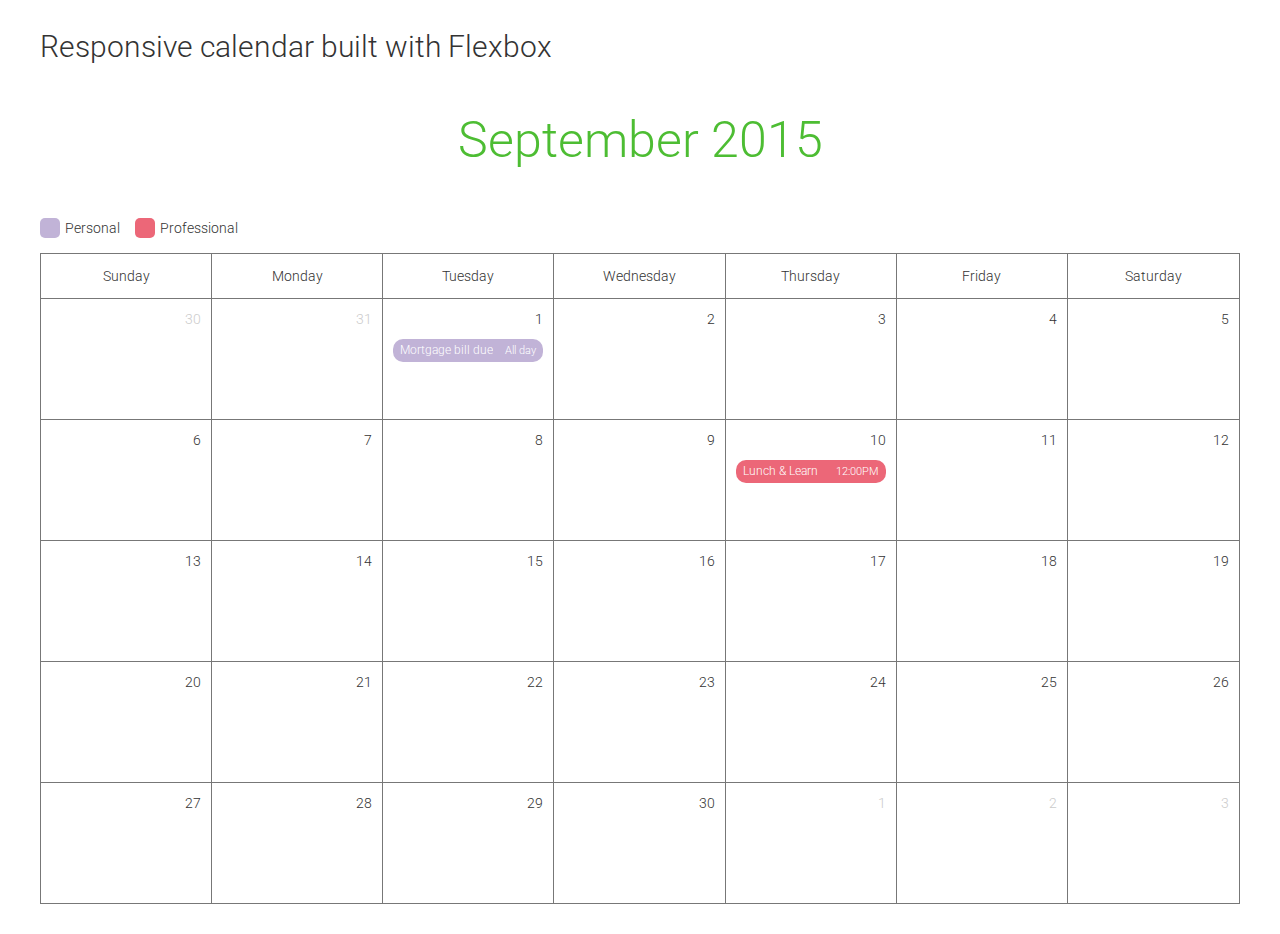
<file: work-examples/calendar.html>
<!DOCTYPE html>
<html>
<head lang="en">
  <meta charset="UTF-8">
  <meta http-equiv="X-UA-Compatible" content="IE=edge">
  <meta name="viewport" content="width=device-width, initial-scale=1">

  <title>Responsive Calendar</title>

  <link href='http://fonts.googleapis.com/css?family=Roboto:100,400,300,500,700' rel='stylesheet' type='text/css'>
  <link href="css/main.css" rel="stylesheet">
  <link href="css/calendar.css" rel="stylesheet">
</head>
<body>
  <h2 class="calendar-header">Responsive calendar built with Flexbox</h2>
  <div class="calendar-wrapper">
    <h3>September 2015</h3>
    <div class="legend">
      <div class="key personal"></div>
      <span>Personal</span>
      <div class="key professional"></div>
      <span>Professional</span>
    </div>
    <div class="calendar">
      <div class="cal-row labels">
        <div class="col col-1">
          <p>Sunday</p>
        </div>
        <div class="col col-2">
          <p>Monday</p>
        </div>
        <div class="col col-3">
          <p>Tuesday</p>
        </div>
        <div class="col col-4">
          <p>Wednesday</p>
        </div>
        <div class="col col-5">
          <p>Thursday</p>
        </div>
        <div class="col col-6">
          <p>Friday</p>
        </div>
        <div class="col col-7">
          <p>Saturday</p>
        </div>
      </div>
      <div class="cal-row week">
        <div class="col col-1 alt-month">
          <p>30</p>
        </div>
        <div class="col col-2 alt-month">
          <p>31</p>
        </div>
        <div class="col col-3">
          <p>1</p>
          <a href="#" class="calendar-event personal">
            <span class="event">Mortgage bill due</span>
            <span class="time">All day</span>
          </a>
        </div>
        <div class="col col-4">
          <p>2</p>
        </div>
        <div class="col col-5">
          <p>3</p>
        </div>
        <div class="col col-6">
          <p>4</p>
        </div>
        <div class="col col-7">
          <p>5</p>
        </div>
      </div>
      <div class="cal-row week">
        <div class="col col-1">
          <p>6</p>
        </div>
        <div class="col col-2">
          <p>7</p>
        </div>
        <div class="col col-3">
          <p>8</p>
        </div>
        <div class="col col-4">
          <p>9</p>
        </div>
        <div class="col col-5">
          <p>10</p>
          <a href="#" class="calendar-event professional">
            <span class="event">Lunch &amp; Learn</span>
            <span class="time">12:00PM</span>
          </a>
        </div>
        <div class="col col-6">
          <p>11</p>
        </div>
        <div class="col col-7">
          <p>12</p>
        </div>
      </div>
      <div class="cal-row week">
        <div class="col col-1">
          <p>13</p>
        </div>
        <div class="col col-2">
          <p>14</p>
        </div>
        <div class="col col-3">
          <p>15</p>
        </div>
        <div class="col col-4">
          <p>16</p>
        </div>
        <div class="col col-5">
          <p>17</p>
        </div>
        <div class="col col-6">
          <p>18</p>
        </div>
        <div class="col col-7">
          <p>19</p>
        </div>
      </div>
      <div class="cal-row week">
        <div class="col col-1">
          <p>20</p>
        </div>
        <div class="col col-2">
          <p>21</p>
        </div>
        <div class="col col-3">
          <p>22</p>
        </div>
        <div class="col col-4">
          <p>23</p>
        </div>
        <div class="col col-5">
          <p>24</p>
        </div>
        <div class="col col-6">
          <p>25</p>
        </div>
        <div class="col col-7">
          <p>26</p>
        </div>
      </div>
      <div class="cal-row week">
        <div class="col col-1">
          <p>27</p>
        </div>
        <div class="col col-2">
          <p>28</p>
        </div>
        <div class="col col-3">
          <p>29</p>
        </div>
        <div class="col col-4">
          <p>30</p>
        </div>
        <div class="col col-5 alt-month">
          <p>1</p>
        </div>
        <div class="col col-6 alt-month">
          <p>2</p>
        </div>
        <div class="col col-7 alt-month">
          <p>3</p>
        </div>
      </div>
    </div>
  </div>
  <script src="https://code.jquery.com/jquery-1.11.2.min.js"></script>
  <script src="js/bootstrap.min.js"></script>
</body>
</html>
</file>
<file: work-examples/css/calendar.css>
.calendar-header, .calendar-wrapper {
  max-width: 1200px;
  margin: 30px auto; }

@media only screen and (max-width: 1199px) {
  .calendar-header {
    margin-left: 10px; } }

.calendar-wrapper h3 {
  font-family: 'Roboto';
  font-size: 50px;
  margin: 50px 0;
  color: #4dbd33;
  text-align: center; }

.legend, .calendar, .cal-row, .col, .calendar-event {
  display: flex; }

.legend {
  flex-wrap: wrap;
  align-items: stretch;
  margin-bottom: 15px; }
  @media only screen and (max-width: 1199px) {
    .legend {
      margin-left: 10px; } }
  .legend .key {
    display: inline-block;
    width: 20px;
    border-radius: 5px;
    margin-right: 5px; }
    .legend .key.personal {
      background-color: #c1b3d7; }
    .legend .key.professional {
      margin-left: 15px;
      background-color: #ec6778; }

.calendar {
  flex-direction: column; }

.cal-row {
  flex-wrap: wrap;
  align-items: stretch;
  border: solid #777; }
  @media only screen and (min-width: 0) {
    .cal-row {
      border-width: 1px 0 0 0; } }
  @media only screen and (min-width: 680px) {
    .cal-row {
      border-width: 1px 1px 0 1px; } }
  .cal-row:last-child {
    border-bottom-width: 1px; }
  .cal-row .col {
    border-right: 1px solid #777;
    cursor: pointer; }
    @media only screen and (max-width: 679px) {
      .cal-row .col {
        flex-basis: 100%;
        border-right: 0;
        border-bottom: 1px solid #777; } }
    @media only screen and (min-width: 680px) {
      .cal-row .col {
        flex-basis: 14.285714%; } }
    @media only screen and (max-width: 679px) {
      .cal-row .col.col-6 {
        border-right: none; } }
    .cal-row .col.col-7 {
      border-right: 0; }
    .cal-row .col.alt-month {
      color: #ccc; }
  @media only screen and (max-width: 679px) {
    .cal-row.labels {
      display: none; } }
  @media only screen and (min-width: 680px) {
    .cal-row.labels {
      flex-basis: 45px; }
      .cal-row.labels .col {
        align-items: center;
        justify-content: center; }
      .cal-row.labels p {
        margin-bottom: 0; } }
  .cal-row.week .col {
    flex-direction: column;
    min-height: 120px;
    padding: 10px; }
    @media only screen and (max-width: 679px) {
      .cal-row.week .col {
        align-items: flex-start; } }
    .cal-row.week .col p {
      position: relative;
      padding-left: 40px;
      text-align: right; }
      @media only screen and (min-width: 0) {
        .cal-row.week .col p::before {
          position: absolute;
          left: 0;
          color: #aaa; } }
      @media only screen and (min-width: 680px) {
        .cal-row.week .col p::before {
          display: none; } }
    .cal-row.week .col.col-1 p::before {
      content: "Sun -"; }
    .cal-row.week .col.col-2 p::before {
      content: "Mon -"; }
    .cal-row.week .col.col-3 p::before {
      content: "Tues -"; }
    .cal-row.week .col.col-4 p::before {
      content: "Wed -"; }
    .cal-row.week .col.col-5 p::before {
      content: "Thu -"; }
    .cal-row.week .col.col-6 p::before {
      content: "Fri -"; }
    .cal-row.week .col.col-7 p::before {
      content: "Sat -"; }

.calendar-event {
  flex-wrap: wrap-reverse;
  justify-content: space-between;
  align-items: baseline;
  max-width: 100%;
  padding: 0 7px;
  margin-bottom: 3px;
  border-radius: 10px; }
  @media only screen and (max-width: 679px) {
    .calendar-event {
      width: 100%;
      min-height: 30px;
      align-items: center; } }
  .calendar-event.personal {
    background-color: #c1b3d7; }
  .calendar-event.professional {
    background-color: #ec6778; }
  .calendar-event span {
    display: inline-block;
    color: white;
    line-height: 22px; }
    .calendar-event span.event {
      font-size: 12px;
      white-space: nowrap;
      overflow: hidden;
      text-overflow: ellipsis; }
    .calendar-event span.time {
      text-align: right;
      font-size: 11px; }

.modal-dialog {
  margin-top: 15vh; }
  .modal-dialog label {
    display: block;
    font-weight: normal; }
  .modal-dialog input {
    line-height: 27px; }
  .modal-dialog .time {
    display: inline-block; }
  .modal-dialog .intro, .modal-dialog .type, .modal-dialog .date-from, .modal-dialog .date-to {
    margin-bottom: 20px; }
  .modal-dialog .intro input:first-of-type {
    width: 100%; }
  .modal-dialog .type a {
    display: inline-block;
    line-height: 21px; }
    .modal-dialog .type a:hover {
      opacity: 0.8; }
    .modal-dialog .type a:before {
      content: '';
      display: inline-block;
      position: relative;
      top: 5px;
      width: 20px;
      height: 20px;
      border-radius: 5px;
      margin-right: 5px; }
    .modal-dialog .type a.personal:before {
      background-color: #c1b3d7; }
    .modal-dialog .type a.professional {
      margin-left: 15px; }
      .modal-dialog .type a.professional:before {
        background-color: #ec6778; }
  .modal-dialog .date-from, .modal-dialog .date-to {
    display: inline-block;
    width: 49%; }
    .modal-dialog .date-from > input, .modal-dialog .date-to > input {
      width: 53%; }
    .modal-dialog .date-from .time, .modal-dialog .date-to .time {
      width: 41%;
      margin-left: 1%; }
      .modal-dialog .date-from .time input, .modal-dialog .date-to .time input {
        max-width: 100%; }
  .modal-dialog input, .modal-dialog textarea {
    padding-left: 10px; }
  .modal-dialog textarea {
    width: 100%;
    border-color: #ccc;
    resize: none; }
  .modal-dialog .btn-primary {
    background-color: rgba(77, 189, 51, 0.6);
    border-color: rgba(77, 189, 51, 0.6); }
</file>
